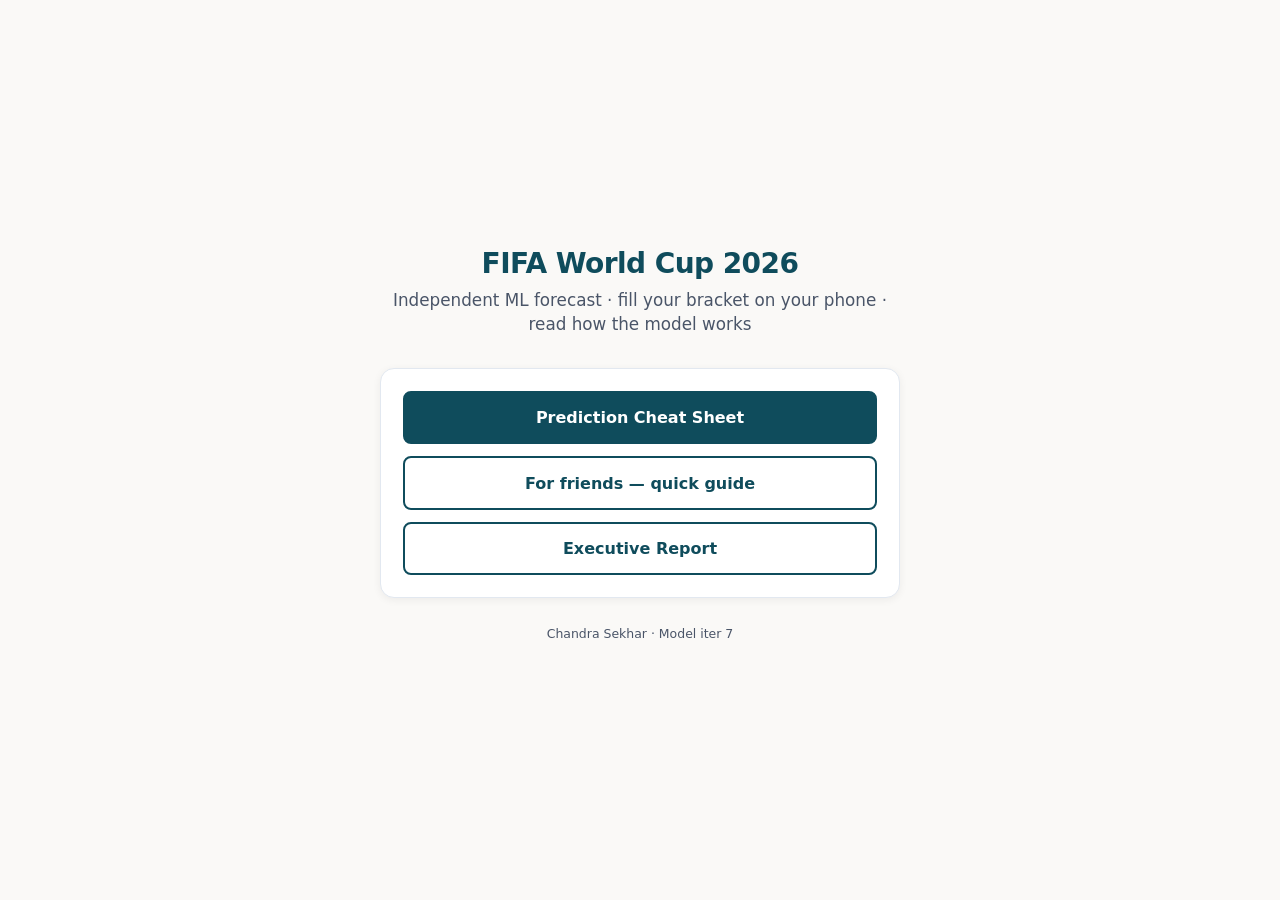
<file: web/index.html>
<!DOCTYPE html>
<html lang="en">
<head>
  <meta charset="UTF-8">
  <meta name="viewport" content="width=device-width, initial-scale=1.0">
  <title>FIFA 2026 Predictor</title>
  <style>
    :root {
      --ink: #1a1a2e;
      --muted: #4a5568;
      --accent: #0f4c5c;
      --gold: #bc6c25;
      --bg: #faf9f7;
      --card: #ffffff;
      --border: #e2e8f0;
    }
    * { box-sizing: border-box; }
    body {
      margin: 0;
      min-height: 100vh;
      display: flex;
      flex-direction: column;
      align-items: center;
      justify-content: center;
      font-family: "Segoe UI", system-ui, sans-serif;
      color: var(--ink);
      background: var(--bg);
      padding: 1.5rem;
    }
    .shell {
      max-width: 520px;
      width: 100%;
      text-align: center;
    }
    h1 {
      margin: 0 0 0.5rem;
      font-size: 1.75rem;
      font-weight: 700;
      color: var(--accent);
      letter-spacing: -0.02em;
    }
    .tagline {
      margin: 0 0 2rem;
      color: var(--muted);
      font-size: 1.05rem;
      line-height: 1.45;
    }
    .links {
      display: flex;
      flex-direction: column;
      gap: 0.75rem;
      background: var(--card);
      border: 1px solid var(--border);
      border-radius: 14px;
      padding: 1.35rem;
      box-shadow: 0 2px 8px rgba(0,0,0,0.06);
    }
    .btn {
      display: block;
      text-decoration: none;
      font-weight: 600;
      font-size: 1rem;
      padding: 0.95rem 1.25rem;
      border-radius: 8px;
      border: 2px solid var(--accent);
      color: var(--accent);
      background: var(--card);
    }
    .btn-primary {
      background: var(--accent);
      color: #fff;
    }
    .btn:hover { filter: brightness(0.96); }
    .credit {
      margin-top: 1.75rem;
      font-size: 0.78rem;
      color: var(--muted);
    }
  </style>
</head>
<body>
  <div class="shell">
    <h1>FIFA World Cup 2026</h1>
    <p class="tagline">Independent ML forecast · fill your bracket on your phone · read how the model works</p>

    <nav class="links" aria-label="Site links">
      <a class="btn btn-primary" href="prediction_cheat_sheet.html">Prediction Cheat Sheet</a>
      <a class="btn" href="for_friends.html">For friends — quick guide</a>
      <a class="btn" href="Executive_Report.html">Executive Report</a>
    </nav>

    <p class="credit">Chandra Sekhar · Model iter 7</p>
  </div>
</body>
</html>
</file>
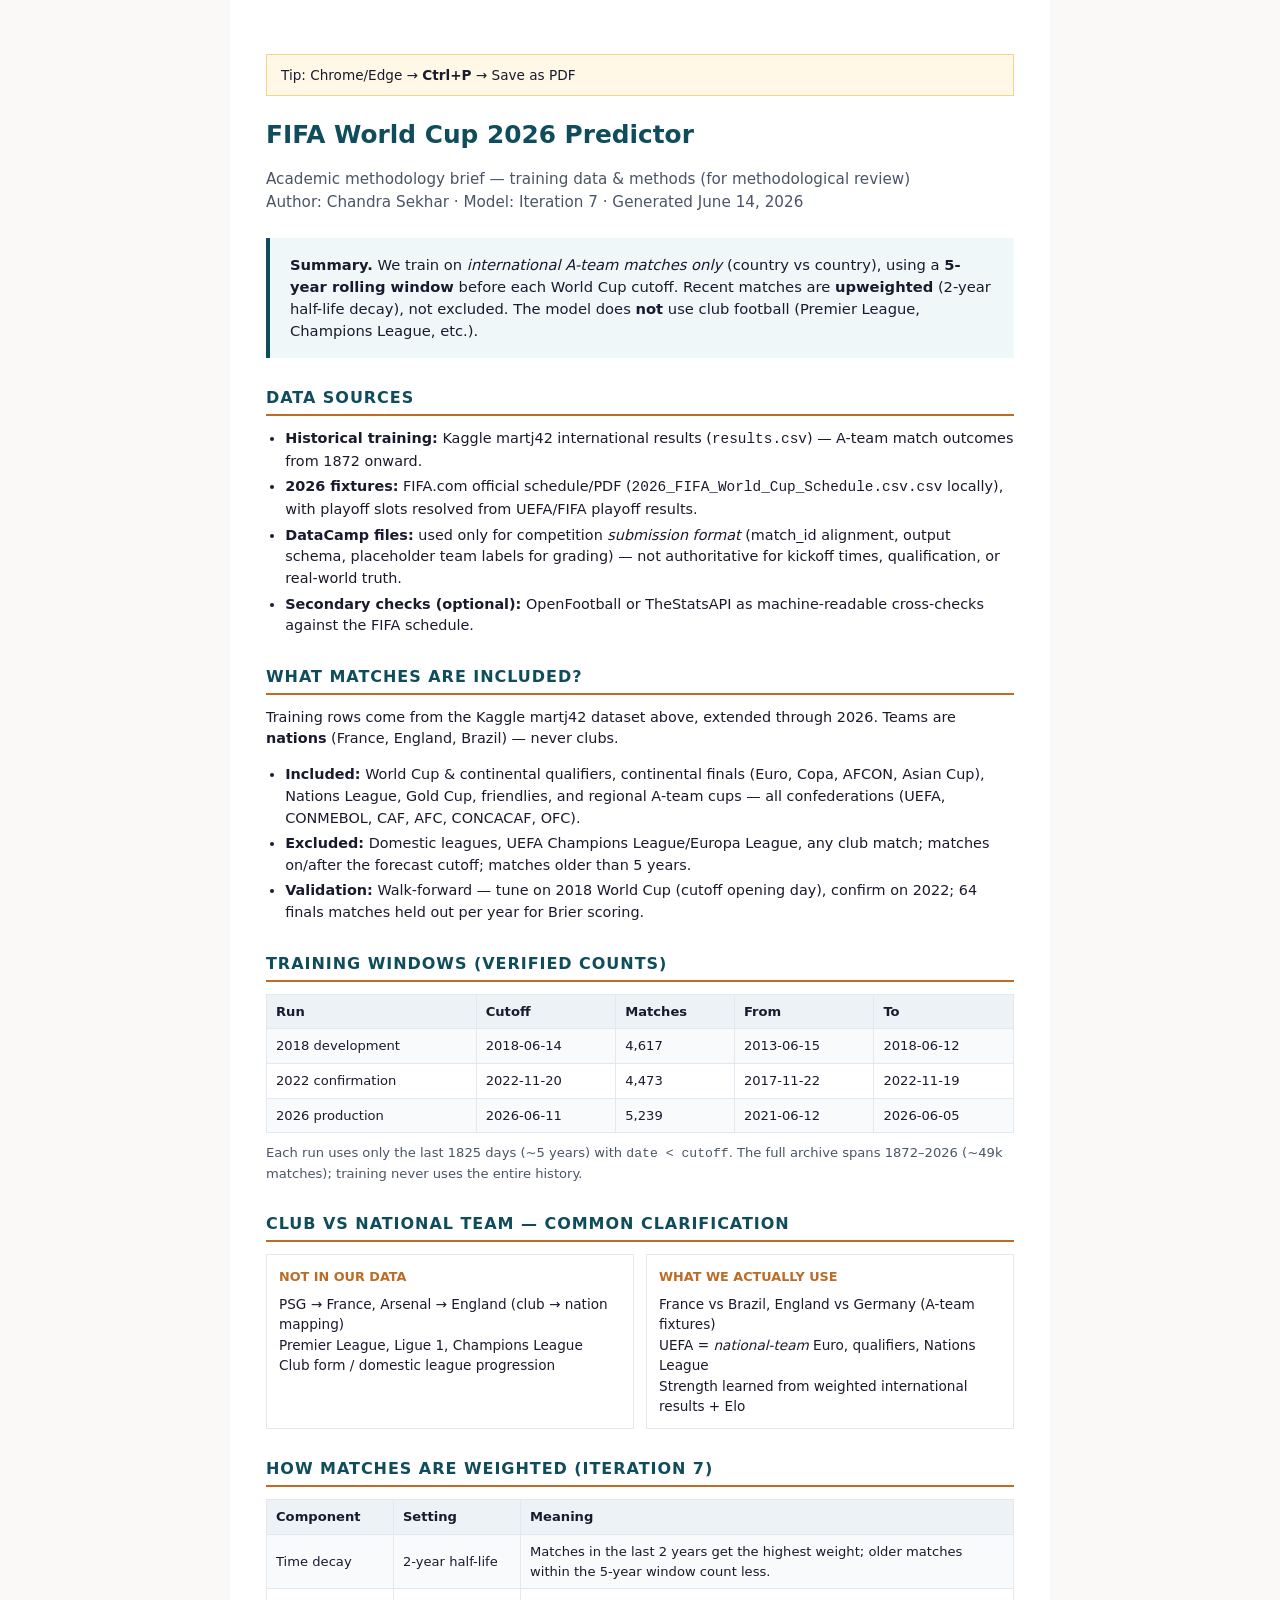
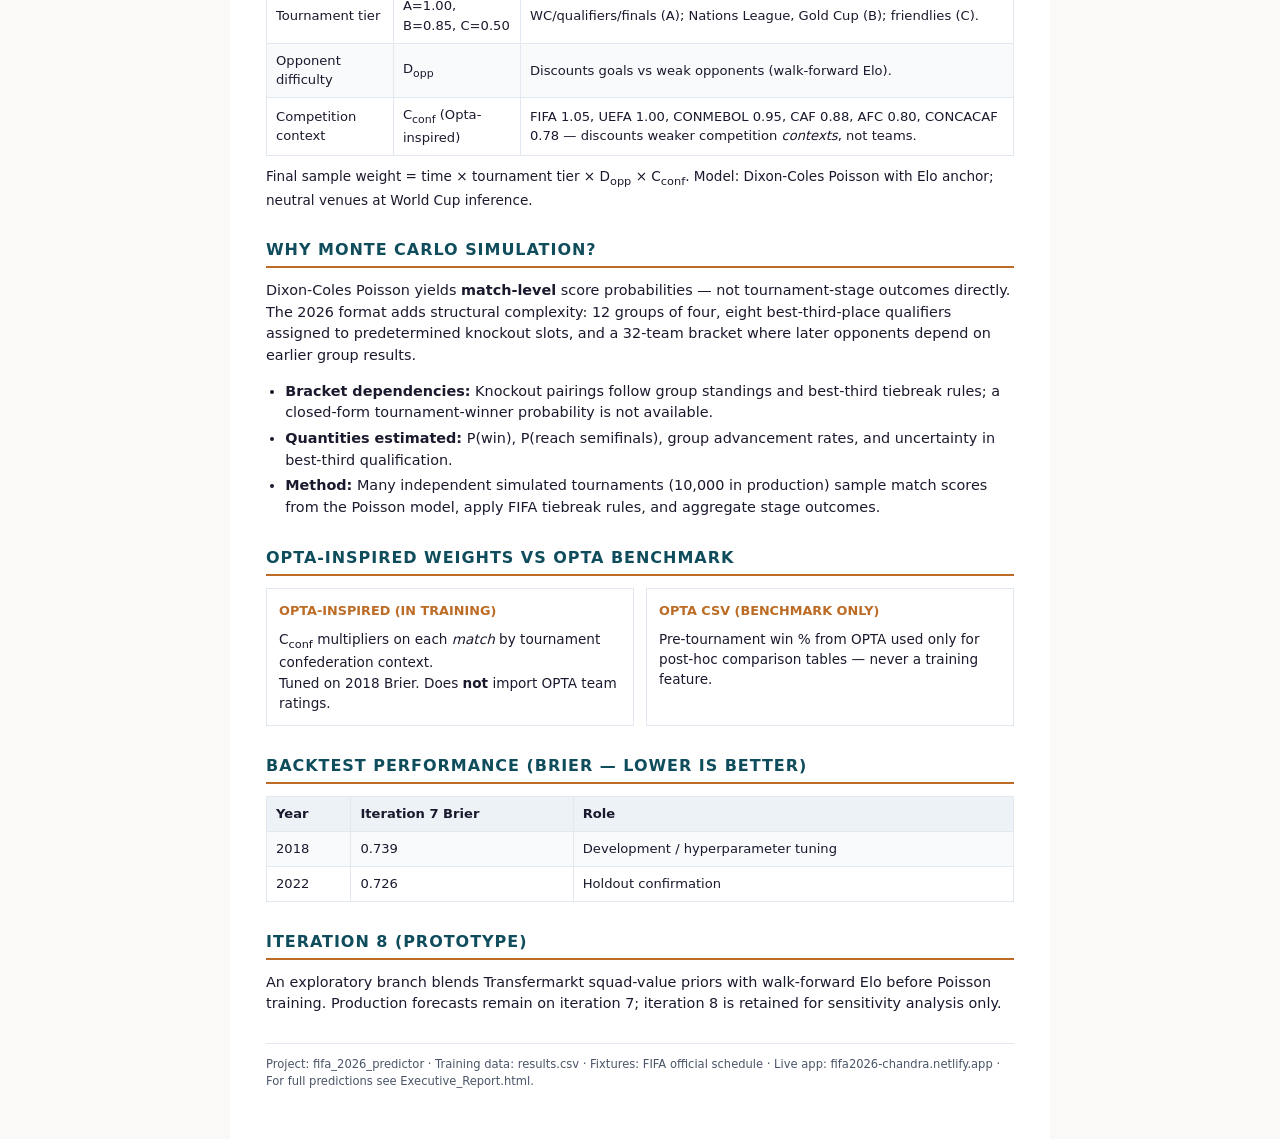
<file: Methodology_Handout.html>
<!DOCTYPE html>
<html lang="en">
<head>
  <meta charset="utf-8" />
  <title>FIFA 2026 Predictor — Training Data & Methodology</title>
  <style>
    :root {
      --ink: #1a1a2e;
      --muted: #4a5568;
      --accent: #0f4c5c;
      --gold: #bc6c25;
      --bg: #faf9f7;
      --card: #ffffff;
      --border: #e2e8f0;
    }
    * { box-sizing: border-box; }
    body {
      font-family: "Segoe UI", system-ui, sans-serif;
      color: var(--ink);
      background: var(--bg);
      margin: 0;
      line-height: 1.5;
    }
    .page {
      max-width: 820px;
      margin: 0 auto;
      padding: 40px 36px;
      background: var(--card);
    }
    @media print {
      body { background: white; }
      .page { padding: 20px; max-width: 100%; }
      .no-print { display: none; }
    }
    h1 {
      font-size: 1.55rem;
      font-weight: 700;
      margin: 0 0 6px;
      color: var(--accent);
    }
    .subtitle { color: var(--muted); font-size: 0.95rem; margin-bottom: 24px; }
    h2 {
      font-size: 1rem;
      text-transform: uppercase;
      letter-spacing: 0.06em;
      color: var(--accent);
      border-bottom: 2px solid var(--gold);
      padding-bottom: 4px;
      margin: 28px 0 12px;
    }
    .exec-box {
      background: #f0f7f9;
      border-left: 4px solid var(--accent);
      padding: 16px 20px;
      margin: 16px 0;
      font-size: 0.92rem;
    }
    table {
      width: 100%;
      border-collapse: collapse;
      font-size: 0.82rem;
      margin: 10px 0;
    }
    th, td {
      border: 1px solid var(--border);
      padding: 7px 9px;
      text-align: left;
    }
    th { background: #edf2f7; font-weight: 600; }
    tr:nth-child(even) { background: #f8fafc; }
    ul { margin: 8px 0; padding-left: 1.2rem; }
    li { margin: 4px 0; font-size: 0.9rem; }
    .compare {
      display: grid;
      grid-template-columns: 1fr 1fr;
      gap: 12px;
      margin: 12px 0;
    }
    .compare div {
      border: 1px solid var(--border);
      padding: 12px;
      font-size: 0.85rem;
    }
    .compare h3 {
      margin: 0 0 8px;
      font-size: 0.8rem;
      text-transform: uppercase;
      color: var(--gold);
    }
    .footnote {
      font-size: 0.72rem;
      color: var(--muted);
      margin-top: 28px;
      padding-top: 12px;
      border-top: 1px solid var(--border);
    }
    .no-print {
      background: #fff8e6;
      border: 1px solid #f0d78c;
      padding: 10px 14px;
      font-size: 0.85rem;
      margin-bottom: 20px;
    }
  </style>
</head>
<body>
  <div class="page">
    <p class="no-print">Tip: Chrome/Edge → <strong>Ctrl+P</strong> → Save as PDF</p>
    <h1>FIFA World Cup 2026 Predictor</h1>
    <p class="subtitle">Academic methodology brief — training data &amp; methods (for methodological review)<br/>
    Author: Chandra Sekhar · Model: Iteration 7 · Generated June 14, 2026</p>

    <div class="exec-box">
      <strong>Summary.</strong> We train on <em>international A-team matches only</em> (country vs country),
      using a <strong>5-year rolling window</strong> before each World Cup cutoff. Recent matches are
      <strong>upweighted</strong> (2-year half-life decay), not excluded. The model does <strong>not</strong>
      use club football (Premier League, Champions League, etc.).
    </div>

    <h2>Data sources</h2>
    <ul>
      <li><strong>Historical training:</strong> Kaggle martj42 international results (<code>results.csv</code>) — A-team match outcomes from 1872 onward.</li>
      <li><strong>2026 fixtures:</strong> FIFA.com official schedule/PDF (<code>2026_FIFA_World_Cup_Schedule.csv.csv</code> locally), with playoff slots resolved from UEFA/FIFA playoff results.</li>
      <li><strong>DataCamp files:</strong> used only for competition <em>submission format</em> (match_id alignment, output schema, placeholder team labels for grading) — not authoritative for kickoff times, qualification, or real-world truth.</li>
      <li><strong>Secondary checks (optional):</strong> OpenFootball or TheStatsAPI as machine-readable cross-checks against the FIFA schedule.</li>
    </ul>

    <h2>What matches are included?</h2>
    <p style="font-size:0.9rem;margin-top:0;">
      Training rows come from the Kaggle martj42 dataset above, extended through 2026.
      Teams are <strong>nations</strong> (France, England, Brazil) — never clubs.
    </p>
    <ul>
      <li><strong>Included:</strong> World Cup &amp; continental qualifiers, continental finals (Euro, Copa, AFCON, Asian Cup),
          Nations League, Gold Cup, friendlies, and regional A-team cups — all confederations (UEFA, CONMEBOL, CAF, AFC, CONCACAF, OFC).</li>
      <li><strong>Excluded:</strong> Domestic leagues, UEFA Champions League/Europa League, any club match; matches on/after the forecast cutoff; matches older than 5 years.</li>
      <li><strong>Validation:</strong> Walk-forward — tune on 2018 World Cup (cutoff opening day), confirm on 2022; 64 finals matches held out per year for Brier scoring.</li>
    </ul>

    <h2>Training windows (verified counts)</h2>
    <table>
      <tr><th>Run</th><th>Cutoff</th><th>Matches</th><th>From</th><th>To</th></tr>
      <tr><td>2018 development</td><td>2018-06-14</td><td>4,617</td><td>2013-06-15</td><td>2018-06-12</td></tr>
<tr><td>2022 confirmation</td><td>2022-11-20</td><td>4,473</td><td>2017-11-22</td><td>2022-11-19</td></tr>
<tr><td>2026 production</td><td>2026-06-11</td><td>5,239</td><td>2021-06-12</td><td>2026-06-05</td></tr>
    </table>
    <p style="font-size:0.82rem;color:var(--muted);margin:6px 0 0;">
      Each run uses only the last 1825 days (~5 years) with <code>date &lt; cutoff</code>.
      The full archive spans 1872–2026 (~49k matches); training never uses the entire history.
    </p>

    <h2>Club vs national team — common clarification</h2>
    <div class="compare">
      <div>
        <h3>Not in our data</h3>
        PSG → France, Arsenal → England (club → nation mapping)<br/>
        Premier League, Ligue 1, Champions League<br/>
        Club form / domestic league progression
      </div>
      <div>
        <h3>What we actually use</h3>
        France vs Brazil, England vs Germany (A-team fixtures)<br/>
        UEFA = <em>national-team</em> Euro, qualifiers, Nations League<br/>
        Strength learned from weighted international results + Elo
      </div>
    </div>

    <h2>How matches are weighted (Iteration 7)</h2>
    <table>
      <tr><th>Component</th><th>Setting</th><th>Meaning</th></tr>
      <tr><td>Time decay</td><td>2-year half-life</td><td>Matches in the last 2 years get the highest weight; older matches within the 5-year window count less.</td></tr>
      <tr><td>Tournament tier</td><td>A=1.00, B=0.85, C=0.50</td><td>WC/qualifiers/finals (A); Nations League, Gold Cup (B); friendlies (C).</td></tr>
      <tr><td>Opponent difficulty</td><td>D<sub>opp</sub></td><td>Discounts goals vs weak opponents (walk-forward Elo).</td></tr>
      <tr><td>Competition context</td><td>C<sub>conf</sub> (Opta-inspired)</td><td>FIFA 1.05, UEFA 1.00, CONMEBOL 0.95, CAF 0.88, AFC 0.80, CONCACAF 0.78 — discounts weaker competition <em>contexts</em>, not teams.</td></tr>
    </table>
    <p style="font-size:0.85rem;margin:8px 0 0;">
      Final sample weight = time × tournament tier × D<sub>opp</sub> × C<sub>conf</sub>.
      Model: Dixon-Coles Poisson with Elo anchor; neutral venues at World Cup inference.
    </p>

    <h2>Why Monte Carlo simulation?</h2>
    <p style="font-size:0.9rem;margin-top:0;">
      Dixon-Coles Poisson yields <strong>match-level</strong> score probabilities — not tournament-stage
      outcomes directly. The 2026 format adds structural complexity: 12 groups of four, eight
      best-third-place qualifiers assigned to predetermined knockout slots, and a 32-team bracket
      where later opponents depend on earlier group results.
    </p>
    <ul>
      <li><strong>Bracket dependencies:</strong> Knockout pairings follow group standings and best-third tiebreak rules; a closed-form tournament-winner probability is not available.</li>
      <li><strong>Quantities estimated:</strong> P(win), P(reach semifinals), group advancement rates, and uncertainty in best-third qualification.</li>
      <li><strong>Method:</strong> Many independent simulated tournaments (10,000 in production) sample match scores from the Poisson model, apply FIFA tiebreak rules, and aggregate stage outcomes.</li>
    </ul>

    <h2>Opta-inspired weights vs OPTA benchmark</h2>
    <div class="compare">
      <div>
        <h3>Opta-inspired (in training)</h3>
        C<sub>conf</sub> multipliers on each <em>match</em> by tournament confederation context.<br/>
        Tuned on 2018 Brier. Does <strong>not</strong> import OPTA team ratings.
      </div>
      <div>
        <h3>OPTA CSV (benchmark only)</h3>
        Pre-tournament win % from OPTA used only for post-hoc comparison tables — never a training feature.
      </div>
    </div>

    <h2>Backtest performance (Brier — lower is better)</h2>
    <table>
      <tr><th>Year</th><th>Iteration 7 Brier</th><th>Role</th></tr>
      <tr><td>2018</td><td>0.739</td><td>Development / hyperparameter tuning</td></tr>
      <tr><td>2022</td><td>0.726</td><td>Holdout confirmation</td></tr>
    </table>

    <h2>Iteration 8 (prototype)</h2>
    <p style="font-size:0.9rem;margin-top:0;">
      An exploratory branch blends Transfermarkt squad-value priors with walk-forward Elo before Poisson training.
      Production forecasts remain on iteration 7; iteration 8 is retained for sensitivity analysis only.
    </p>

    <p class="footnote">
      Project: fifa_2026_predictor · Training data: results.csv · Fixtures: FIFA official schedule ·
      Live app: fifa2026-chandra.netlify.app ·
      For full predictions see Executive_Report.html.
    </p>
  </div>
</body>
</html>
</file>
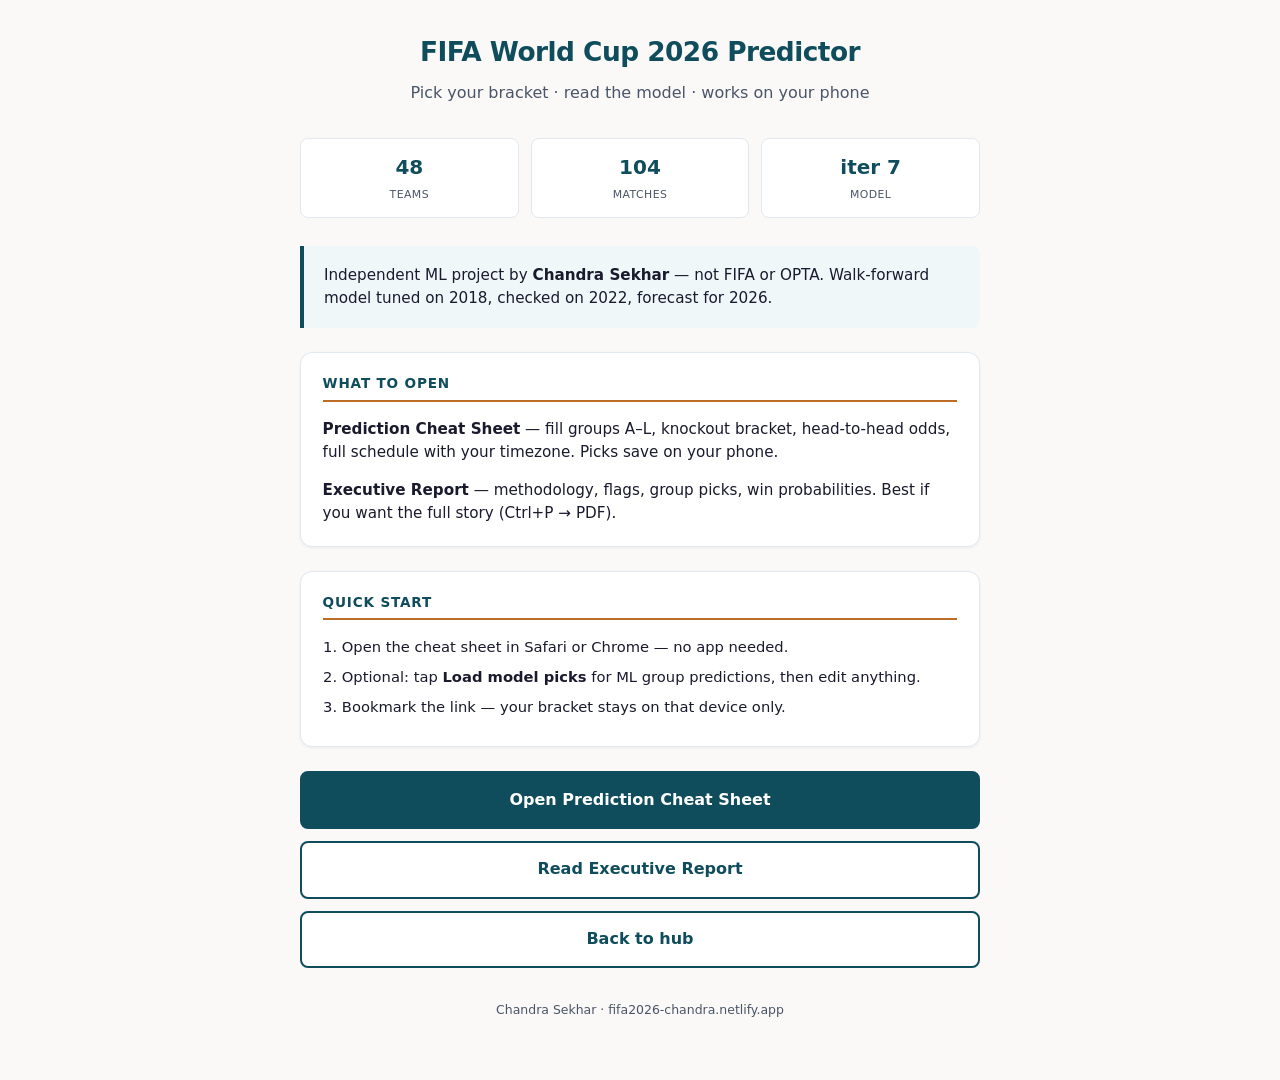
<file: web/for_friends.html>
<!DOCTYPE html>
<html lang="en">
<head>
  <meta charset="UTF-8">
  <meta name="viewport" content="width=device-width, initial-scale=1.0">
  <title>FIFA 2026 Predictor — For friends</title>
  <style>
    :root {
      --ink: #1a1a2e;
      --muted: #4a5568;
      --accent: #0f4c5c;
      --gold: #bc6c25;
      --bg: #faf9f7;
      --card: #ffffff;
      --border: #e2e8f0;
    }
    * { box-sizing: border-box; }
    body {
      margin: 0;
      font-family: "Segoe UI", system-ui, sans-serif;
      color: var(--ink);
      background: var(--bg);
      line-height: 1.55;
    }
    .page {
      max-width: 720px;
      margin: 0 auto;
      padding: 2rem 1.25rem 3rem;
    }
    .hero {
      text-align: center;
      margin-bottom: 2rem;
    }
    h1 {
      margin: 0 0 0.5rem;
      font-size: 1.65rem;
      font-weight: 700;
      color: var(--accent);
      letter-spacing: -0.02em;
    }
    .tagline {
      margin: 0;
      color: var(--muted);
      font-size: 1rem;
    }
    .exec-box {
      background: #f0f7f9;
      border-left: 4px solid var(--accent);
      padding: 1.1rem 1.25rem;
      margin-bottom: 1.5rem;
      font-size: 0.95rem;
      border-radius: 0 8px 8px 0;
    }
    .kpi-row {
      display: grid;
      grid-template-columns: repeat(3, 1fr);
      gap: 0.75rem;
      margin-bottom: 1.75rem;
    }
    .kpi {
      border: 1px solid var(--border);
      background: var(--card);
      padding: 0.85rem 0.5rem;
      text-align: center;
      border-radius: 8px;
    }
    .kpi .val { font-size: 1.25rem; font-weight: 700; color: var(--accent); }
    .kpi .lbl {
      font-size: 0.68rem;
      color: var(--muted);
      text-transform: uppercase;
      letter-spacing: 0.04em;
      margin-top: 0.2rem;
    }
    h2 {
      font-size: 0.85rem;
      text-transform: uppercase;
      letter-spacing: 0.06em;
      color: var(--accent);
      border-bottom: 2px solid var(--gold);
      padding-bottom: 0.35rem;
      margin: 0 0 1rem;
    }
    .card {
      background: var(--card);
      border: 1px solid var(--border);
      border-radius: 12px;
      padding: 1.25rem 1.35rem;
      margin-bottom: 1.5rem;
      box-shadow: 0 1px 3px rgba(0,0,0,0.06);
    }
    .card p { margin: 0 0 0.85rem; font-size: 0.95rem; }
    .card p:last-child { margin-bottom: 0; }
    .steps {
      margin: 0;
      padding-left: 1.2rem;
      font-size: 0.92rem;
    }
    .steps li { margin-bottom: 0.45rem; }
    .links { display: flex; flex-direction: column; gap: 0.75rem; }
    .btn {
      display: block;
      text-align: center;
      text-decoration: none;
      font-weight: 600;
      font-size: 1rem;
      padding: 0.9rem 1.25rem;
      border-radius: 8px;
      border: 2px solid var(--accent);
      color: var(--accent);
      background: var(--card);
    }
    .btn-primary {
      background: var(--accent);
      color: #fff;
      border-color: var(--accent);
    }
    .btn:hover { filter: brightness(0.96); }
    .footer {
      text-align: center;
      font-size: 0.78rem;
      color: var(--muted);
      margin-top: 2rem;
    }
    .footer a { color: var(--accent); }
    @media (max-width: 480px) {
      h1 { font-size: 1.35rem; }
      .kpi-row { grid-template-columns: 1fr; }
    }
  </style>
</head>
<body>
  <div class="page">
    <header class="hero">
      <h1>FIFA World Cup 2026 Predictor</h1>
      <p class="tagline">Pick your bracket · read the model · works on your phone</p>
    </header>

    <div class="kpi-row">
      <div class="kpi"><div class="val">48</div><div class="lbl">Teams</div></div>
      <div class="kpi"><div class="val">104</div><div class="lbl">Matches</div></div>
      <div class="kpi"><div class="val">iter 7</div><div class="lbl">Model</div></div>
    </div>

    <div class="exec-box">
      Independent ML project by <strong>Chandra Sekhar</strong> — not FIFA or OPTA.
      Walk-forward model tuned on 2018, checked on 2022, forecast for 2026.
    </div>

    <section class="card">
      <h2>What to open</h2>
      <p><strong>Prediction Cheat Sheet</strong> — fill groups A–L, knockout bracket, head-to-head odds, full schedule with your timezone. Picks save on your phone.</p>
      <p><strong>Executive Report</strong> — methodology, flags, group picks, win probabilities. Best if you want the full story (Ctrl+P → PDF).</p>
    </section>

    <section class="card">
      <h2>Quick start</h2>
      <ol class="steps">
        <li>Open the cheat sheet in Safari or Chrome — no app needed.</li>
        <li>Optional: tap <strong>Load model picks</strong> for ML group predictions, then edit anything.</li>
        <li>Bookmark the link — your bracket stays on that device only.</li>
      </ol>
    </section>

    <nav class="links" aria-label="Main links">
      <a class="btn btn-primary" href="prediction_cheat_sheet.html">Open Prediction Cheat Sheet</a>
      <a class="btn" href="Executive_Report.html">Read Executive Report</a>
      <a class="btn" href="index.html">Back to hub</a>
    </nav>

    <footer class="footer">
      <p>Chandra Sekhar · fifa2026-chandra.netlify.app</p>
    </footer>
  </div>
</body>
</html>
</file>
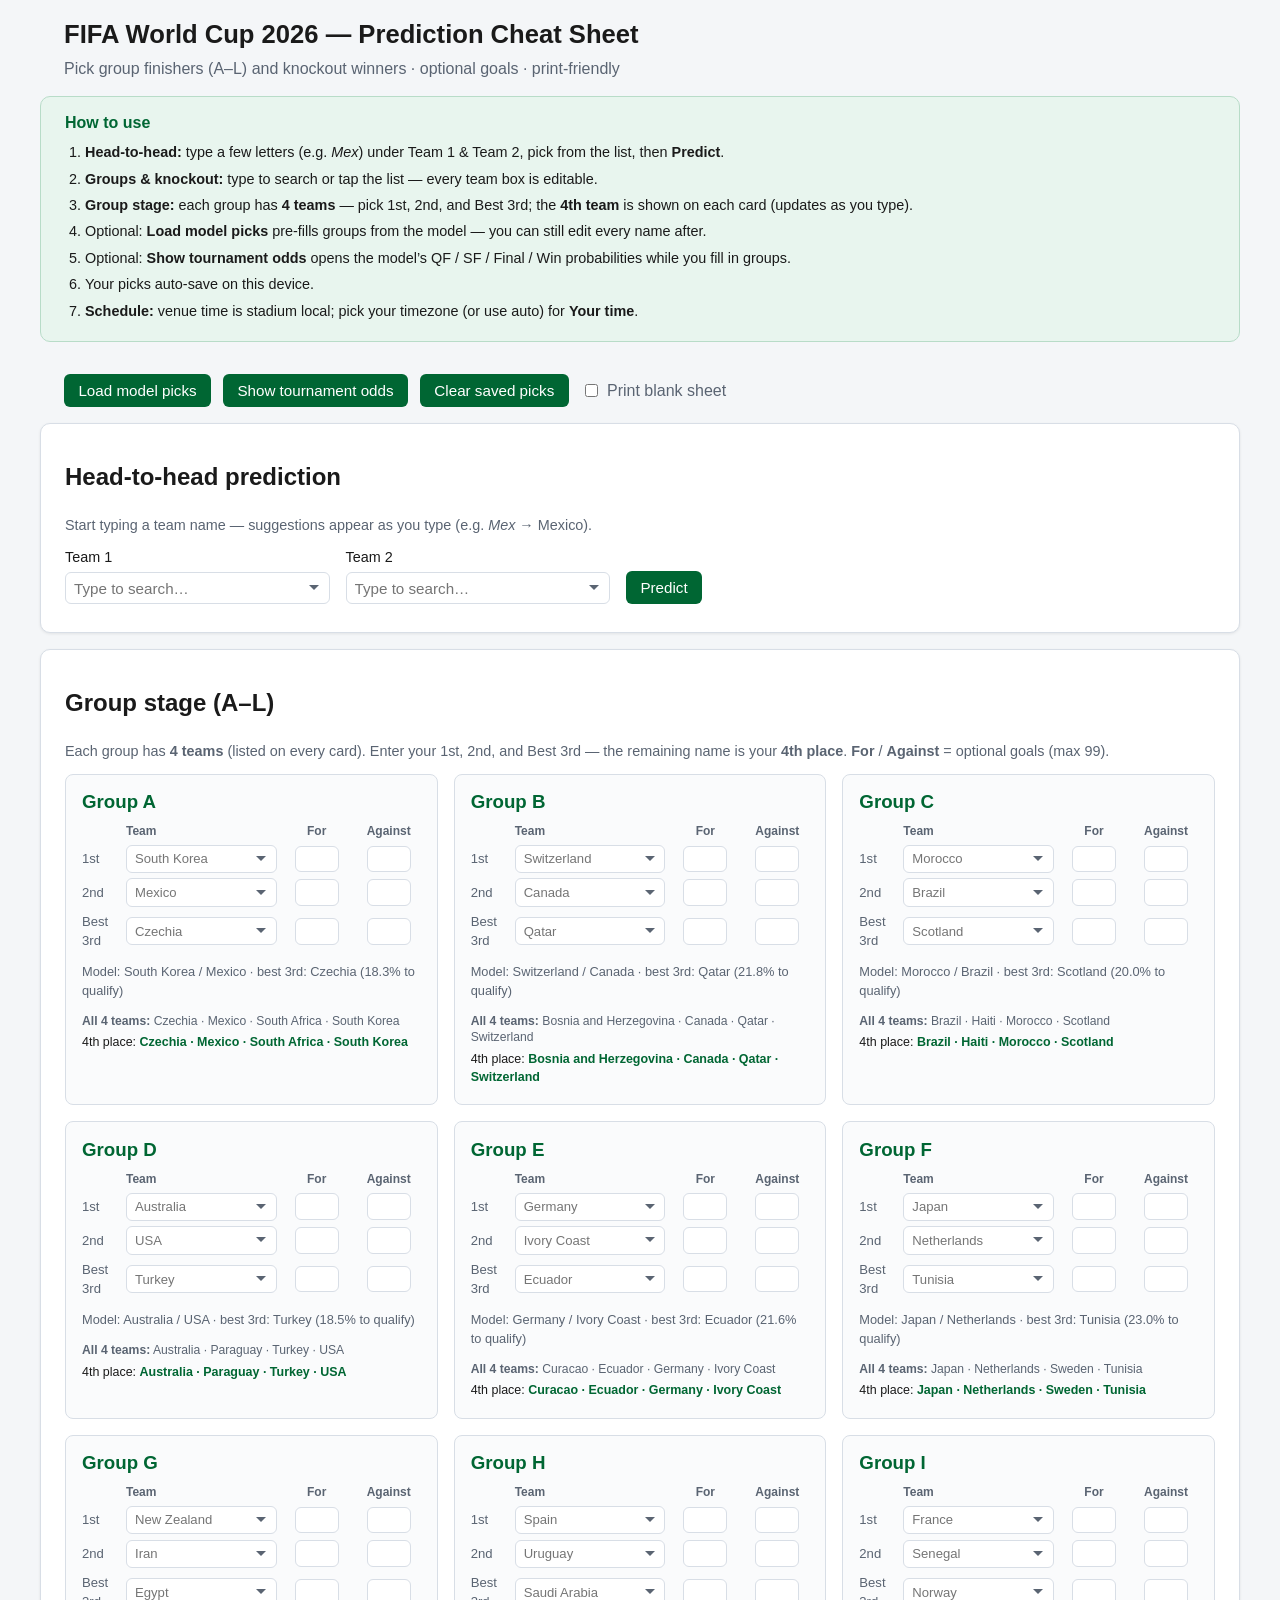
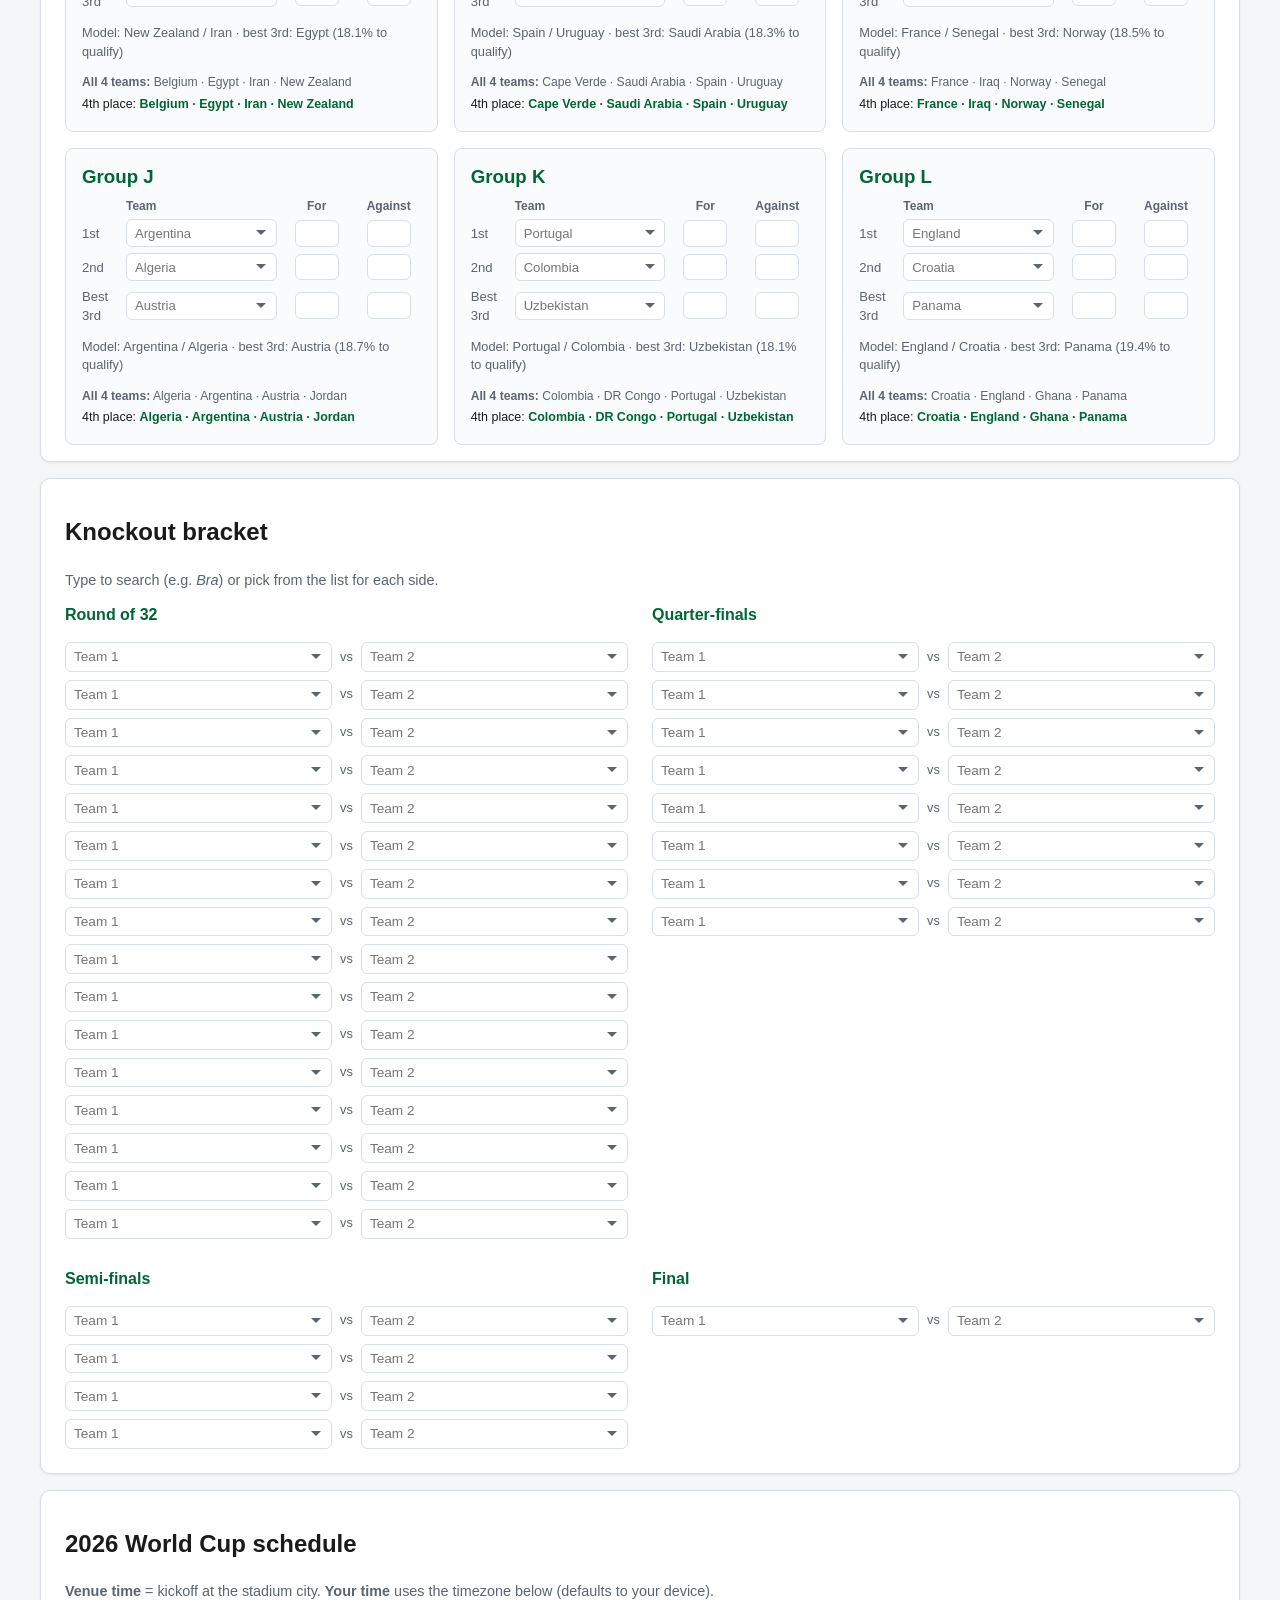
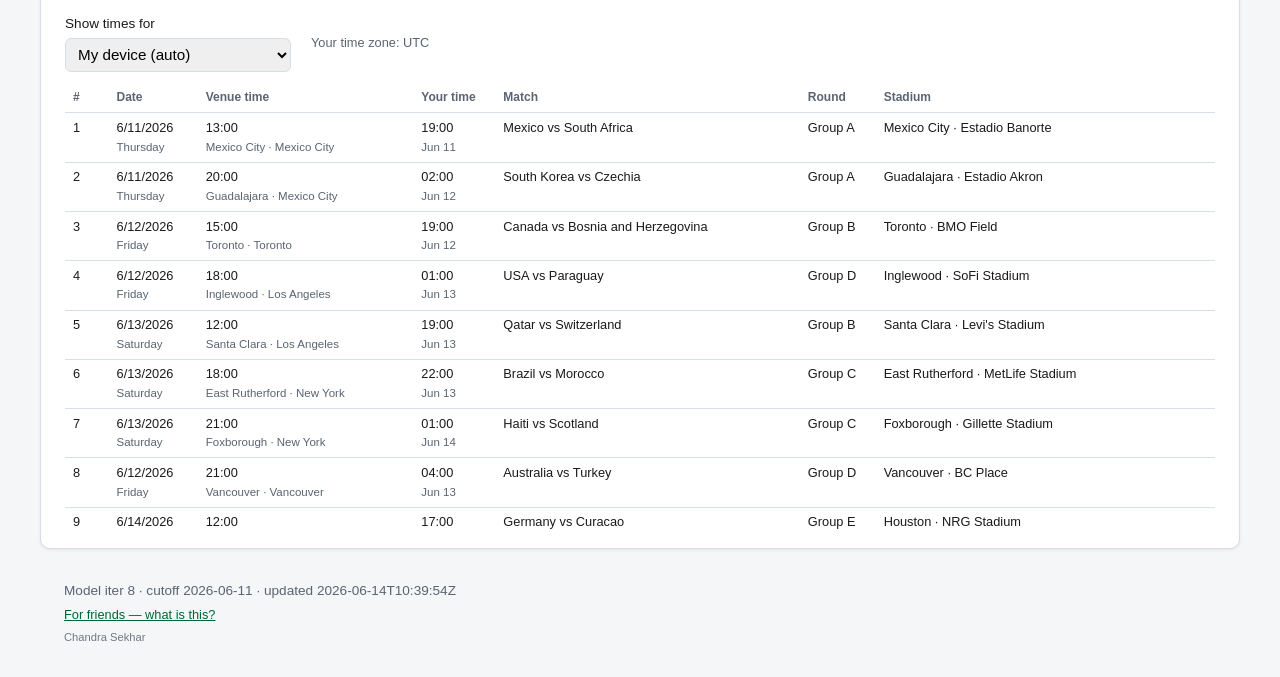
<file: web/prediction_cheat_sheet.html>
<!DOCTYPE html>
<html lang="en">
<head>
  <meta charset="UTF-8">
  <meta name="viewport" content="width=device-width, initial-scale=1.0">
  <title>FIFA 2026 Prediction Cheat Sheet</title>
  <link rel="stylesheet" href="cheat_sheet.css">
</head>
<body>
  <header class="page-header">
    <h1>FIFA World Cup 2026 — Prediction Cheat Sheet</h1>
    <p class="subtitle">Pick group finishers (A–L) and knockout winners · optional goals · print-friendly</p>
  </header>

  <section class="how-to no-print" aria-label="How to use">
    <h2 class="how-to-title">How to use</h2>
    <ol class="how-to-steps">
      <li><strong>Head-to-head:</strong> type a few letters (e.g. <em>Mex</em>) under Team 1 &amp; Team 2, pick from the list, then <strong>Predict</strong>.</li>
      <li><strong>Groups &amp; knockout:</strong> type to search or tap the list — every team box is editable.</li>
      <li><strong>Group stage:</strong> each group has <strong>4 teams</strong> — pick 1st, 2nd, and Best 3rd; the <strong>4th team</strong> is shown on each card (updates as you type).</li>
      <li>Optional: <strong>Load model picks</strong> pre-fills groups from the model — you can still edit every name after.</li>
      <li>Optional: <strong>Show tournament odds</strong> opens the model’s QF / SF / Final / Win probabilities while you fill in groups.</li>
      <li>Your picks auto-save on this device.</li>
      <li><strong>Schedule:</strong> venue time is stadium local; pick your timezone (or use auto) for <strong>Your time</strong>.</li>
    </ol>
  </section>

  <section class="controls no-print">
    <div class="control-row">
      <button type="button" id="btn-load-model">Load model picks</button>
      <button type="button" id="btn-load-stage-notes" title="Monte Carlo probabilities to reach each knockout round and win the title">Show tournament odds</button>
      <button type="button" id="btn-clear">Clear saved picks</button>
      <label class="toggle">
        <input type="checkbox" id="print-blank">
        Print blank sheet
      </label>
    </div>
  </section>

  <section class="match-prediction no-print">
    <h2>Head-to-head prediction</h2>
    <p class="section-hint">Start typing a team name — suggestions appear as you type (e.g. <em>Mex</em> → Mexico).</p>
    <div class="calc-row">
      <label>
        Team 1
        <input type="text" id="team-1" class="team-picker" list="teams-list-all" placeholder="Type to search…" autocomplete="off" spellcheck="false">
      </label>
      <label>
        Team 2
        <input type="text" id="team-2" class="team-picker" list="teams-list-all" placeholder="Type to search…" autocomplete="off" spellcheck="false">
      </label>
      <button type="button" id="btn-predict">Predict</button>
    </div>
    <div id="calc-results" class="calc-results" aria-live="polite"></div>
  </section>

  <aside id="stage-sidebar" class="stage-sidebar no-print hidden">
    <h2>Model stage probabilities</h2>
    <div id="stage-notes"></div>
  </aside>

  <main>
    <section class="groups-section">
      <h2>Group stage (A–L)</h2>
      <p class="section-hint">Each group has <strong>4 teams</strong> (listed on every card). Enter your 1st, 2nd, and Best 3rd — the remaining name is your <strong>4th place</strong>. <strong>For</strong> / <strong>Against</strong> = optional goals (max 99).</p>
      <div id="groups-grid" class="groups-grid"></div>
    </section>

    <section class="knockout-section">
      <h2>Knockout bracket</h2>
      <p class="section-hint">Type to search (e.g. <em>Bra</em>) or pick from the list for each side.</p>
      <div class="knockout-grid">
        <div class="round" id="round-r32">
          <h3>Round of 32</h3>
          <div class="slots" data-round="r32" data-count="16"></div>
        </div>
        <div class="round" id="round-qf">
          <h3>Quarter-finals</h3>
          <div class="slots" data-round="qf" data-count="8"></div>
        </div>
        <div class="round" id="round-sf">
          <h3>Semi-finals</h3>
          <div class="slots" data-round="sf" data-count="4"></div>
        </div>
        <div class="round" id="round-final">
          <h3>Final</h3>
          <div class="slots" data-round="final" data-count="1"></div>
        </div>
      </div>
    </section>

    <section class="schedule-section">
      <h2>2026 World Cup schedule</h2>
      <p class="section-hint">
        <strong>Venue time</strong> = kickoff at the stadium city.
        <strong>Your time</strong> uses the timezone below (defaults to your device).
      </p>
      <div class="schedule-controls no-print">
        <label>
          Show times for
          <select id="viewer-timezone">
            <option value="auto">My device (auto)</option>
            <option value="America/New_York">US Eastern (New York)</option>
            <option value="America/Chicago">US Central (Chicago)</option>
            <option value="America/Denver">US Mountain (Denver)</option>
            <option value="America/Los_Angeles">US Pacific (Los Angeles)</option>
            <option value="America/Toronto">Canada Eastern (Toronto)</option>
            <option value="America/Vancouver">Canada Pacific (Vancouver)</option>
            <option value="America/Mexico_City">Mexico (Mexico City)</option>
            <option value="Europe/London">UK (London)</option>
            <option value="Europe/Paris">Central Europe (Paris)</option>
            <option value="Europe/Berlin">Central Europe (Berlin)</option>
            <option value="Asia/Dubai">Gulf (Dubai)</option>
            <option value="Asia/Kolkata">India (IST)</option>
            <option value="Asia/Tokyo">Japan (Tokyo)</option>
            <option value="Asia/Seoul">Korea (Seoul)</option>
            <option value="Australia/Sydney">Australia (Sydney)</option>
            <option value="Pacific/Auckland">New Zealand (Auckland)</option>
          </select>
        </label>
        <span id="viewer-tz-label" class="schedule-tz-note"></span>
      </div>
      <div id="schedule-table" class="schedule-table-wrap" aria-live="polite"></div>
    </section>
  </main>

  <footer class="page-footer">
    <span id="last-updated">Loading bundle…</span>
    <span class="footer-links"><a href="for_friends.html">For friends — what is this?</a></span>
    <span class="author-credit">Chandra Sekhar</span>
  </footer>

  <script src="cheat_sheet.js"></script>
</body>
</html>
</file>
<file: web/cheat_sheet.css>
:root {
  --bg: #f4f6f8;
  --card: #ffffff;
  --text: #1a1a1a;
  --muted: #5a6472;
  --accent: #006633;
  --border: #d8dee6;
  --shadow: 0 1px 3px rgba(0, 0, 0, 0.08);
  --page-max: 1200px;
  --page-pad-x: 1.5rem;
  --team-name-chars: 28;
  --team-field-width: calc(var(--team-name-chars) * 1ch + 1.75rem);
  --score-col-width: 4rem;
}

* {
  box-sizing: border-box;
}

body {
  margin: 0;
  font-family: "Segoe UI", Tahoma, Geneva, Verdana, sans-serif;
  background: var(--bg);
  color: var(--text);
  line-height: 1.45;
}

.page-header,
.page-footer,
.match-prediction,
.controls,
.stage-sidebar,
.groups-section,
.knockout-section,
.schedule-section {
  max-width: var(--page-max);
  margin-left: auto;
  margin-right: auto;
  padding: 1rem var(--page-pad-x);
}

main {
  max-width: var(--page-max);
  margin: 0 auto;
  padding: 0;
}

.page-header h1 {
  margin: 0 0 0.25rem;
  font-size: 1.6rem;
}

.subtitle {
  margin: 0;
  color: var(--muted);
}

.how-to {
  max-width: var(--page-max);
  margin: 0 auto 1rem;
  padding: 0.85rem var(--page-pad-x);
  background: #e8f5ee;
  border: 1px solid #b8dcc8;
  border-radius: 10px;
}

.how-to-title {
  margin: 0 0 0.5rem;
  font-size: 1rem;
  color: var(--accent);
}

.how-to-steps {
  margin: 0;
  padding-left: 1.25rem;
  font-size: 0.9rem;
  color: var(--text);
}

.how-to-steps li {
  margin-bottom: 0.35rem;
}

.dropdown-cue {
  display: inline-block;
  padding: 0.1rem 0.35rem;
  background: #fff;
  border: 1px solid var(--border);
  border-radius: 4px;
  font-size: 0.85rem;
  color: var(--muted);
}

.controls .control-row {
  display: flex;
  flex-wrap: wrap;
  gap: 0.75rem;
  align-items: center;
}

button {
  background: var(--accent);
  color: #fff;
  border: none;
  border-radius: 6px;
  padding: 0.5rem 0.9rem;
  cursor: pointer;
  font-size: 0.95rem;
}

button:hover {
  filter: brightness(1.05);
}

.toggle {
  display: inline-flex;
  align-items: center;
  gap: 0.4rem;
  color: var(--muted);
}

.match-prediction,
.groups-section,
.knockout-section,
.schedule-section,
.stage-sidebar {
  background: var(--card);
  border: 1px solid var(--border);
  border-radius: 10px;
  box-shadow: var(--shadow);
  margin-bottom: 1rem;
}

.calc-row {
  display: flex;
  flex-wrap: wrap;
  gap: 1rem;
  align-items: end;
}

.calc-row label {
  display: flex;
  flex-direction: column;
  gap: 0.25rem;
  font-size: 0.9rem;
}

select,
input[type="text"],
input[type="number"] {
  padding: 0.4rem 0.5rem;
  border: 1px solid var(--border);
  border-radius: 6px;
  font-size: 0.95rem;
}

.dropdown-select {
  appearance: none;
  -webkit-appearance: none;
  background-color: #fff;
  background-image: url("data:image/svg+xml,%3Csvg xmlns='http://www.w3.org/2000/svg' width='12' height='8' viewBox='0 0 12 8'%3E%3Cpath fill='%235a6472' d='M1 1l5 5 5-5'/%3E%3C/svg%3E");
  background-repeat: no-repeat;
  background-position: right 0.55rem center;
  padding-right: 1.75rem;
  cursor: pointer;
  border-color: #9ab0c4;
  color: var(--text);
}

.dropdown-select:invalid,
.dropdown-select option[value=""] {
  color: var(--muted);
}

.team-picker {
  appearance: none;
  -webkit-appearance: none;
  background-color: #fff;
  background-image: url("data:image/svg+xml,%3Csvg xmlns='http://www.w3.org/2000/svg' width='12' height='8' viewBox='0 0 12 8'%3E%3Cpath fill='%235a6472' d='M1 1l5 5 5-5'/%3E%3C/svg%3E");
  background-repeat: no-repeat;
  background-position: right 0.55rem center;
  padding-right: 1.75rem;
  cursor: text;
  border-color: #9ab0c4;
}

.team-picker {
  width: var(--team-field-width);
  max-width: 100%;
  box-sizing: border-box;
}

.group-field .team-picker {
  padding: 0.35rem 1.5rem 0.35rem 0.5rem;
  font-size: 0.82rem;
}

.ko-slot .team-picker {
  font-size: 0.85rem;
}

.match-prediction .team-picker {
  font-size: 0.95rem;
}

.section-hint {
  margin: 0 0 0.75rem;
  font-size: 0.9rem;
  color: var(--muted);
}

.calc-results {
  margin-top: 0.75rem;
  font-weight: 600;
}

.stage-sidebar.hidden {
  display: none;
}

#stage-notes {
  max-height: 320px;
  overflow: auto;
  font-size: 0.85rem;
}

.stage-note-row {
  display: grid;
  grid-template-columns: 1.6fr repeat(4, 0.65fr);
  gap: 0.4rem;
  padding: 0.25rem 0;
  border-bottom: 1px solid var(--border);
}

.stage-team-name {
  white-space: nowrap;
  overflow: hidden;
  text-overflow: ellipsis;
}

.stage-team-group {
  color: var(--muted);
  font-weight: 500;
}

.groups-grid {
  display: grid;
  grid-template-columns: repeat(2, minmax(0, 1fr));
  gap: 1rem;
}

.group-card {
  border: 1px solid var(--border);
  border-radius: 8px;
  padding: 0.85rem 1rem 1rem;
  background: #fafbfc;
}

.group-card h3 {
  margin: 0 0 0.5rem;
  color: var(--accent);
}

.group-roster {
  margin: 0.5rem 0 0.25rem;
  font-size: 0.76rem;
  color: var(--muted);
  line-height: 1.35;
}

.group-fourth-line {
  margin: 0 0 0.15rem;
  font-size: 0.78rem;
  color: var(--text);
}

.group-fourth {
  font-weight: 600;
  color: var(--accent);
}

.schedule-table-wrap {
  overflow-x: auto;
  max-height: 28rem;
  overflow-y: auto;
}

.schedule-table {
  width: 100%;
  border-collapse: collapse;
  font-size: 0.8rem;
}

.schedule-table th,
.schedule-table td {
  border-bottom: 1px solid var(--border);
  padding: 0.35rem 0.5rem;
  text-align: left;
  vertical-align: top;
}

.schedule-table th {
  position: sticky;
  top: 0;
  background: var(--card);
  font-size: 0.75rem;
  color: var(--muted);
}

.schedule-table tbody tr:hover {
  background: #f8fafb;
}

.schedule-sub {
  font-size: 0.72rem;
  color: var(--muted);
}

.schedule-controls {
  display: flex;
  flex-wrap: wrap;
  gap: 0.75rem 1.25rem;
  align-items: center;
  margin-bottom: 0.75rem;
}

.schedule-controls label {
  display: flex;
  flex-direction: column;
  gap: 0.25rem;
  font-size: 0.85rem;
}

.schedule-controls select {
  min-width: 220px;
}

.schedule-tz-note {
  font-size: 0.8rem;
  color: var(--muted);
}

.group-field {
  display: grid;
  grid-template-columns: 2.25rem minmax(0, 1fr) var(--score-col-width) var(--score-col-width);
  column-gap: 0.5rem;
  row-gap: 0.25rem;
  align-items: center;
  margin-bottom: 0.35rem;
  font-size: 0.82rem;
}

.group-card .team-picker {
  width: 100%;
  max-width: 100%;
  min-width: 0;
}

.group-field label,
.group-header span {
  color: var(--muted);
}

.group-header {
  margin-bottom: 0.25rem;
  font-size: 0.75rem;
  font-weight: 600;
}

.group-header .col-for,
.group-header .col-against,
.group-field .score-input {
  justify-self: center;
  width: var(--score-col-width);
  text-align: center;
}

.group-field .score-input {
  min-width: 0;
  width: 2.75rem;
  max-width: 2.75rem;
  padding: 0.3rem 0.15rem;
  font-size: 0.82rem;
  -moz-appearance: textfield;
}

.group-field .score-input::-webkit-outer-spin-button,
.group-field .score-input::-webkit-inner-spin-button {
  -webkit-appearance: none;
  margin: 0;
}

.knockout-grid {
  display: grid;
  grid-template-columns: repeat(2, minmax(0, 1fr));
  gap: 1.25rem 1.5rem;
  align-items: start;
}

.round {
  min-width: 0;
  max-width: 100%;
}

.round h3 {
  margin-top: 0;
  font-size: 1rem;
  color: var(--accent);
}

.ko-slot {
  display: grid;
  grid-template-columns: minmax(0, 1fr) auto minmax(0, 1fr);
  gap: 0.5rem;
  align-items: center;
  margin-bottom: 0.5rem;
  max-width: 100%;
}

.knockout-section .ko-slot .team-picker {
  width: 100%;
  min-width: 0;
}

.ko-slot .vs {
  color: var(--muted);
  font-size: 0.8rem;
}

.page-footer {
  color: var(--muted);
  font-size: 0.85rem;
  padding-bottom: 2rem;
}

.author-credit {
  display: block;
  font-size: 0.7rem;
  margin-top: 0.25rem;
  opacity: 0.85;
}

.friends-page .friends-main {
  max-width: var(--page-max);
  margin: 0 auto;
  padding: 0 var(--page-pad-x) 2rem;
}

.friends-card {
  background: var(--card);
  border: 1px solid var(--border);
  border-radius: 12px;
  box-shadow: var(--shadow);
  padding: 1.25rem 1.5rem;
}

.friends-card p {
  margin: 0 0 1rem;
  font-size: 1rem;
  line-height: 1.55;
}

.friends-card p:last-of-type {
  margin-bottom: 1.5rem;
}

.friends-links {
  display: flex;
  flex-direction: column;
  gap: 0.75rem;
}

.friends-btn {
  display: block;
  text-align: center;
  text-decoration: none;
  font-weight: 600;
  font-size: 1rem;
  padding: 0.85rem 1.25rem;
  border-radius: 8px;
  border: 2px solid var(--accent);
  color: var(--accent);
  background: #fff;
}

.friends-btn-primary {
  background: var(--accent);
  color: #fff;
}

.friends-btn:hover,
.friends-btn:focus-visible {
  filter: brightness(0.95);
}

.footer-links {
  display: block;
  margin-top: 0.35rem;
  font-size: 0.8rem;
}

.footer-links a {
  color: var(--accent);
}

@media (min-width: 1100px) {
  .groups-grid {
    grid-template-columns: repeat(3, minmax(0, 1fr));
  }
}

@media (max-width: 640px) {
  .knockout-grid {
    grid-template-columns: 1fr;
  }
}

@media (max-width: 560px) {
  .page-header h1 {
    font-size: 1.25rem;
  }

  .groups-grid {
    grid-template-columns: 1fr;
  }

  .group-field {
    grid-template-columns: 2rem minmax(0, 1fr) var(--score-col-width) var(--score-col-width);
  }

  .calc-row {
    flex-direction: column;
    align-items: stretch;
  }

  .calc-row select {
    min-width: 0;
    width: 100%;
  }

  .stage-note-row {
    grid-template-columns: 1fr repeat(4, 0.55fr);
    font-size: 0.78rem;
  }

  .ko-slot .team-picker {
    min-width: 0;
    font-size: 0.85rem;
  }
}

body.print-blank .model-value,
body.print-blank .stage-sidebar,
body.print-blank .match-prediction,
body.print-blank .controls,
body.print-blank .how-to {
  display: none !important;
}

@media print {
  body {
    background: #fff;
    font-size: 10pt;
  }

  .no-print,
  .section-hint,
  .model-value,
  .schedule-controls {
    display: none !important;
  }

  .page-header {
    max-width: none;
    padding: 0.25rem 0.5rem 0.35rem;
  }

  .page-header h1 {
    font-size: 1.15rem;
    margin: 0;
  }

  .page-header .subtitle {
    display: none;
  }

  .page-footer,
  main {
    max-width: none;
    padding: 0.25rem 0.5rem;
  }

  .groups-section,
  .knockout-section,
  .schedule-section {
    box-shadow: none;
    border: none;
    margin-bottom: 0.5rem;
    padding: 0.35rem 0.5rem;
    break-inside: auto;
  }

  .schedule-table-wrap {
    max-height: none;
    overflow: visible;
  }

  .schedule-table {
    font-size: 0.65rem;
  }

  .groups-section h2,
  .knockout-section h2 {
    font-size: 1rem;
    margin: 0 0 0.35rem;
  }

  .groups-grid {
    grid-template-columns: repeat(4, 1fr);
    gap: 0.35rem;
  }

  .group-card {
    box-shadow: none;
    padding: 0.35rem;
    break-inside: avoid;
    page-break-inside: avoid;
  }

  .group-card h3 {
    font-size: 0.9rem;
    margin-bottom: 0.25rem;
  }

  .group-field {
    font-size: 0.72rem;
    margin-bottom: 0.2rem;
  }

  .knockout-grid {
    grid-template-columns: repeat(2, 1fr);
    gap: 0.5rem;
  }

  .round h3 {
    font-size: 0.85rem;
  }

  .ko-slot {
    font-size: 0.75rem;
    margin-bottom: 0.25rem;
  }

  input,
  select {
    border: none;
    border-bottom: 1px solid #999;
    background: transparent;
    box-shadow: none;
  }

  .team-picker {
    background-image: none;
    padding-right: 0.25rem;
  }
}
</file>
